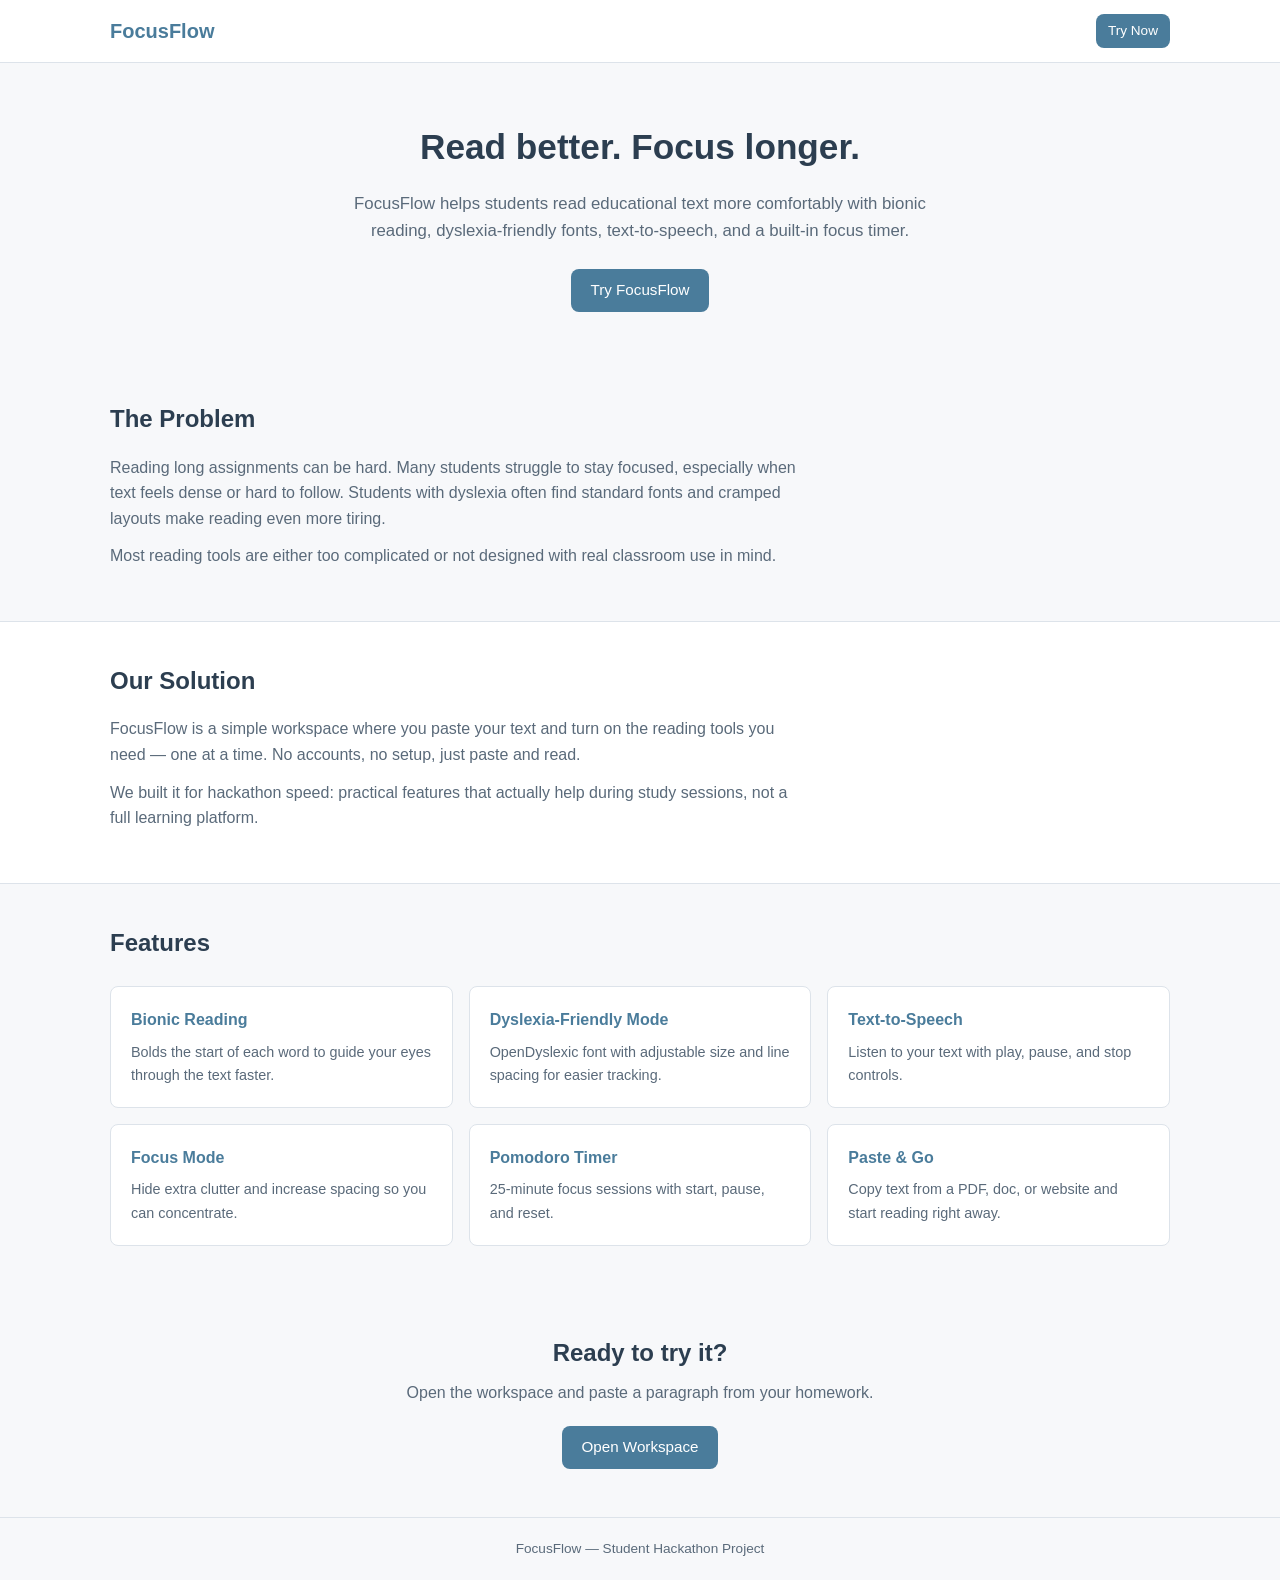
<file: index.html>
<!doctype html>
<html lang="en">
  <head>
    <meta charset="UTF-8" />
    <meta name="viewport" content="width=device-width, initial-scale=1.0" />
    <title>FocusFlow — Read Better, Focus Longer</title>
    <link rel="stylesheet" href="style.css" />
  </head>
  <body class="landing-page">
    <header class="site-header">
      <div class="container header-inner">
        <a href="index.html" class="logo">FocusFlow</a>
        <a href="workspace.html" class="btn btn-primary btn-small">Try Now</a>
      </div>
    </header>

    <main>
      <!-- Hero -->
      <section class="hero">
        <div class="container">
          <h1>Read better. Focus longer.</h1>
          <p class="hero-text">
            FocusFlow helps students read educational text more comfortably with
            bionic reading, dyslexia-friendly fonts, text-to-speech, and a
            built-in focus timer.
          </p>
          <a href="workspace.html" class="btn btn-primary">Try FocusFlow</a>
        </div>
      </section>

      <!-- Problem -->
      <section class="section" id="problem">
        <div class="container">
          <h2>The Problem</h2>
          <p>
            Reading long assignments can be hard. Many students struggle to stay
            focused, especially when text feels dense or hard to follow.
            Students with dyslexia often find standard fonts and cramped layouts
            make reading even more tiring.
          </p>
          <p>
            Most reading tools are either too complicated or not designed with
            real classroom use in mind.
          </p>
        </div>
      </section>

      <!-- Solution -->
      <section class="section section-alt" id="solution">
        <div class="container">
          <h2>Our Solution</h2>
          <p>
            FocusFlow is a simple workspace where you paste your text and turn
            on the reading tools you need — one at a time. No accounts, no
            setup, just paste and read.
          </p>
          <p>
            We built it for hackathon speed: practical features that actually
            help during study sessions, not a full learning platform.
          </p>
        </div>
      </section>

      <!-- Features -->
      <section class="section" id="features">
        <div class="container">
          <h2>Features</h2>
          <div class="feature-grid">
            <div class="feature-card">
              <h3>Bionic Reading</h3>
              <p>
                Bolds the start of each word to guide your eyes through the text
                faster.
              </p>
            </div>
            <div class="feature-card">
              <h3>Dyslexia-Friendly Mode</h3>
              <p>
                OpenDyslexic font with adjustable size and line spacing for
                easier tracking.
              </p>
            </div>
            <div class="feature-card">
              <h3>Text-to-Speech</h3>
              <p>Listen to your text with play, pause, and stop controls.</p>
            </div>
            <div class="feature-card">
              <h3>Focus Mode</h3>
              <p>
                Hide extra clutter and increase spacing so you can concentrate.
              </p>
            </div>
            <div class="feature-card">
              <h3>Pomodoro Timer</h3>
              <p>25-minute focus sessions with start, pause, and reset.</p>
            </div>
            <div class="feature-card">
              <h3>Paste &amp; Go</h3>
              <p>
                Copy text from a PDF, doc, or website and start reading right
                away.
              </p>
            </div>
          </div>
        </div>
      </section>

      <!-- CTA -->
      <section class="section cta-section">
        <div class="container">
          <h2>Ready to try it?</h2>
          <p>Open the workspace and paste a paragraph from your homework.</p>
          <a href="workspace.html" class="btn btn-primary">Open Workspace</a>
        </div>
      </section>
    </main>

    <footer class="site-footer">
      <div class="container">
        <p>FocusFlow — Student Hackathon Project</p>
      </div>
    </footer>
  </body>
</html>
</file>
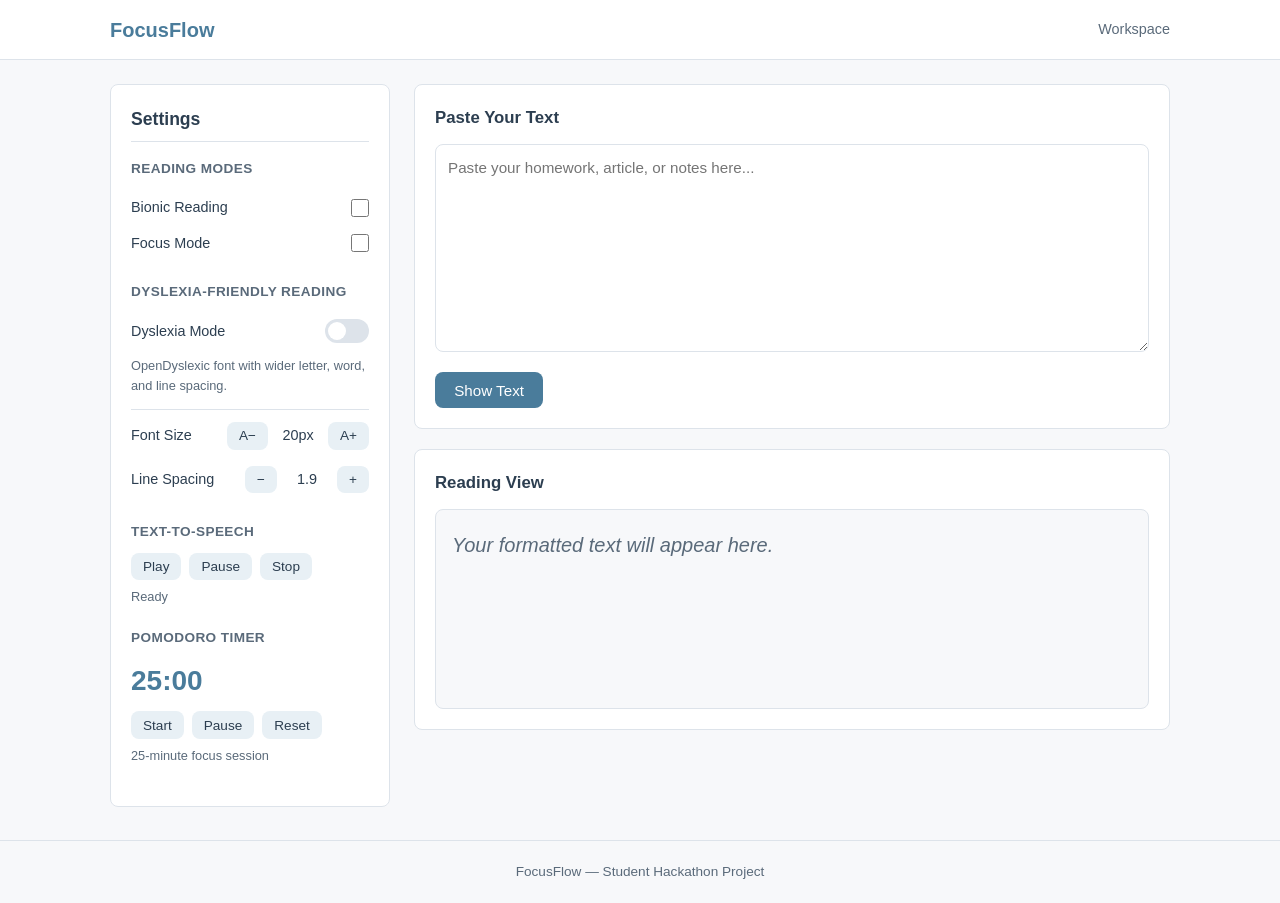
<file: workspace.html>
<!doctype html>
<html lang="en">
  <head>
    <meta charset="UTF-8" />
    <meta name="viewport" content="width=device-width, initial-scale=1.0" />
    <title>Workspace — FocusFlow</title>
    <link rel="stylesheet" href="fonts.css" />
    <link rel="stylesheet" href="style.css" />
    
  </head>
  <body class="workspace-page">
    <header class="site-header">
      <div class="container header-inner">
        <a href="index.html" class="logo">FocusFlow</a>
        <span class="header-label">Workspace</span>
      </div>
    </header>

    <main class="workspace-main container">
      <!-- Settings panel -->
      <aside class="settings-panel" id="settingsPanel">
        <h2>Settings</h2>

        <!-- Reading modes -->
        <div class="setting-group">
          <h3>Reading Modes</h3>

          <label class="toggle-row">
            <span>Bionic Reading</span>
            <input type="checkbox" id="bionicToggle" />
          </label>

          <label class="toggle-row">
            <span>Focus Mode</span>
            <input type="checkbox" id="focusToggle" />
          </label>
        </div>
        

        <!-- Dyslexia-friendly reading -->
        <div class="setting-group dyslexia-settings">
          <h3>Dyslexia-Friendly Reading</h3>

          <label class="toggle-row" for="dyslexiaToggle">
            <span>Dyslexia Mode</span>
            <span class="toggle-switch">
              <input
                type="checkbox"
                id="dyslexiaToggle"
                aria-label="Toggle dyslexia-friendly reading mode"
              />
              <span class="toggle-slider"></span>
            </span>
          </label>

          <p class="hint dyslexia-hint">
            OpenDyslexic font with wider letter, word, and line spacing.
          </p>

          <div class="dyslexia-controls">
            <div class="control-row">
              <span class="control-label">Font Size</span>
              <div class="stepper-controls">
                <button
                  type="button"
                  class="btn btn-small"
                  id="fontDecrease"
                  aria-label="Decrease font size"
                >
                  A−
                </button>
                <span id="fontSizeLabel">20px</span>
                <button
                  type="button"
                  class="btn btn-small"
                  id="fontIncrease"
                  aria-label="Increase font size"
                >
                  A+
                </button>
              </div>
            </div>

            <div class="control-row">
              <span class="control-label">Line Spacing</span>
              <div class="stepper-controls">
                <button
                  type="button"
                  class="btn btn-small"
                  id="lineDecrease"
                  aria-label="Decrease line spacing"
                >
                  −
                </button>
                <span id="lineSpacingLabel">1.9</span>
                <button
                  type="button"
                  class="btn btn-small"
                  id="lineIncrease"
                  aria-label="Increase line spacing"
                >
                  +
                </button>
              </div>
            </div>
          </div>
        </div>

        <!-- Text-to-speech -->
        <div class="setting-group">
          <h3>Text-to-Speech</h3>
          <div class="button-row">
            <button type="button" class="btn btn-small" id="ttsPlay">
              Play
            </button>
            <button type="button" class="btn btn-small" id="ttsPause">
              Pause
            </button>
            <button type="button" class="btn btn-small" id="ttsStop">
              Stop
            </button>
          </div>
          <p class="hint" id="ttsStatus">Ready</p>
        </div>

        <!-- Pomodoro timer -->
        <div class="setting-group">
          <h3>Pomodoro Timer</h3>
          <p class="timer-display" id="timerDisplay">25:00</p>
          <div class="button-row">
            <button type="button" class="btn btn-small" id="timerStart">
              Start
            </button>
            <button type="button" class="btn btn-small" id="timerPause">
              Pause
            </button>
            <button type="button" class="btn btn-small" id="timerReset">
              Reset
            </button>
          </div>
          <p class="hint">25-minute focus session</p>
        </div>
      </aside>

      <!-- Main content area -->
      <div class="workspace-content">
        <!-- Text input -->
        <section class="panel input-panel">
          <label for="textInput">
            <h2>Paste Your Text</h2>
          </label>
          <textarea
            id="textInput"
            placeholder="Paste your homework, article, or notes here..."
            rows="8"
          ></textarea>
          <button type="button" class="btn btn-primary" id="applyText">
            Show Text
          </button>
        </section>

        <!-- Reading output -->
        <section class="panel output-panel">
          <h2>Reading View</h2>
          <div id="readingOutput" class="reading-output" aria-live="polite">
            <p class="placeholder-text">
              Your formatted text will appear here.
            </p>
          </div>
        </section>
      </div>
    </main>

    <footer class="site-footer workspace-footer">
      <div class="container">
        <p>FocusFlow — Student Hackathon Project</p>
      </div>
    </footer>

    <script src="workspace.js"></script>
  </body>
</html>
</file>
<file: style.css>
*,
*::before,
*::after {
  box-sizing: border-box;
  margin: 0;
  padding: 0;
}

:root {
  --color-bg: #f7f8fa;
  --color-surface: #ffffff;
  --color-text: #2c3e50;
  --color-text-light: #5a6a7a;
  --color-primary: #4a7c9b;
  --color-primary-dark: #3a6580;
  --color-border: #dde3ea;
  --color-accent: #e8f0f5;
  --font-main: "Segoe UI", Tahoma, Geneva, Verdana, sans-serif;
  --font-dyslexic: "OpenDyslexic", "Segoe UI", sans-serif;
  --reading-font-size: 18px;
  --reading-line-height: 1.8;
  --dyslexia-letter-spacing: 0.06em;
  --dyslexia-word-spacing: 0.15em;
  --radius: 8px;
  --spacing: 1rem;
}

body {
  font-family: var(--font-main);
  color: var(--color-text);
  background-color: var(--color-bg);
  line-height: 1.6;
}

.container {
  max-width: 1100px;
  margin: 0 auto;
  padding: 0 1.25rem;
}

a {
  color: var(--color-primary);
  text-decoration: none;
}

a:hover {
  text-decoration: underline;
}

/* ===== Header ===== */
.site-header {
  background: var(--color-surface);
  border-bottom: 1px solid var(--color-border);
  padding: 0.85rem 0;
}

.header-inner {
  display: flex;
  align-items: center;
  justify-content: space-between;
}

.logo {
  font-size: 1.25rem;
  font-weight: 700;
  color: var(--color-primary);
  text-decoration: none;
}

.logo:hover {
  text-decoration: none;
}

.header-label {
  color: var(--color-text-light);
  font-size: 0.9rem;
}

/* ===== Buttons ===== */
.btn {
  display: inline-block;
  padding: 0.6rem 1.2rem;
  border: none;
  border-radius: var(--radius);
  font-size: 0.95rem;
  font-family: inherit;
  cursor: pointer;
  background: var(--color-accent);
  color: var(--color-text);
  transition: background 0.15s;
}

.btn:hover {
  background: var(--color-border);
}

.btn-primary {
  background: var(--color-primary);
  color: #fff;
}

.btn-primary:hover {
  background: var(--color-primary-dark);
}

.btn-small {
  padding: 0.4rem 0.75rem;
  font-size: 0.85rem;
}

/* ===== Landing Page ===== */
.hero {
  padding: 3.5rem 0 3rem;
  text-align: center;
}

.hero h1 {
  font-size: 2.2rem;
  margin-bottom: 1rem;
  color: var(--color-text);
}

.hero-text {
  max-width: 600px;
  margin: 0 auto 1.5rem;
  color: var(--color-text-light);
  font-size: 1.05rem;
}

.section {
  padding: 2.5rem 0;
}

.section-alt {
  background: var(--color-surface);
  border-top: 1px solid var(--color-border);
  border-bottom: 1px solid var(--color-border);
}

.section h2 {
  font-size: 1.5rem;
  margin-bottom: 1rem;
}

.section p {
  color: var(--color-text-light);
  margin-bottom: 0.75rem;
  max-width: 700px;
}

.feature-grid {
  display: grid;
  grid-template-columns: repeat(auto-fill, minmax(260px, 1fr));
  gap: 1rem;
  margin-top: 1.5rem;
}

.feature-card {
  background: var(--color-surface);
  border: 1px solid var(--color-border);
  border-radius: var(--radius);
  padding: 1.25rem;
}

.feature-card h3 {
  font-size: 1rem;
  margin-bottom: 0.5rem;
  color: var(--color-primary);
}

.feature-card p {
  font-size: 0.9rem;
  margin-bottom: 0;
}

.cta-section {
  text-align: center;
  padding: 3rem 0;
}

.cta-section h2 {
  margin-bottom: 0.5rem;
}

.cta-section p {
  margin: 0 auto 1.25rem;
}

/* ===== Footer ===== */
.site-footer {
  border-top: 1px solid var(--color-border);
  padding: 1.25rem 0;
  text-align: center;
  color: var(--color-text-light);
  font-size: 0.85rem;
}

/* ===== Workspace Layout ===== */
.workspace-main {
  display: grid;
  grid-template-columns: 280px 1fr;
  gap: 1.5rem;
  padding-top: 1.5rem;
  padding-bottom: 2rem;
  min-height: calc(100vh - 120px);
}

.workspace-content {
  display: flex;
  flex-direction: column;
  gap: 1.25rem;
}

/* Settings panel */
.settings-panel {
  background: var(--color-surface);
  border: 1px solid var(--color-border);
  border-radius: var(--radius);
  padding: 1.25rem;
  height: fit-content;
  position: sticky;
  top: 1rem;
}

.settings-panel h2 {
  font-size: 1.1rem;
  margin-bottom: 1rem;
  padding-bottom: 0.5rem;
  border-bottom: 1px solid var(--color-border);
}

.setting-group {
  margin-bottom: 1.25rem;
}

.setting-group h3 {
  font-size: 0.85rem;
  text-transform: uppercase;
  letter-spacing: 0.03em;
  color: var(--color-text-light);
  margin-bottom: 0.6rem;
}

.toggle-row {
  display: flex;
  align-items: center;
  justify-content: space-between;
  padding: 0.4rem 0;
  font-size: 0.9rem;
  cursor: pointer;
}

.toggle-row input[type="checkbox"] {
  width: 18px;
  height: 18px;
  cursor: pointer;
}

/* Simple toggle switch for dyslexia mode */
.toggle-switch {
  position: relative;
  display: inline-block;
  width: 44px;
  height: 24px;
  flex-shrink: 0;
}

.toggle-switch input {
  opacity: 0;
  width: 0;
  height: 0;
  position: absolute;
}

.toggle-slider {
  position: absolute;
  inset: 0;
  background: var(--color-border);
  border-radius: 24px;
  cursor: pointer;
  transition: background 0.15s;
}

.toggle-slider::before {
  content: "";
  position: absolute;
  width: 18px;
  height: 18px;
  left: 3px;
  top: 3px;
  background: #fff;
  border-radius: 50%;
  transition: transform 0.15s;
}

.toggle-switch input:checked + .toggle-slider {
  background: var(--color-primary);
}

.toggle-switch input:focus-visible + .toggle-slider {
  outline: 2px solid var(--color-primary);
  outline-offset: 2px;
}

.toggle-switch input:checked + .toggle-slider::before {
  transform: translateX(20px);
}

.dyslexia-hint {
  margin-top: 0.35rem;
  margin-bottom: 0.75rem;
}

.dyslexia-controls {
  padding-top: 0.25rem;
  border-top: 1px solid var(--color-border);
}

.control-row {
  display: flex;
  align-items: center;
  justify-content: space-between;
  gap: 0.5rem;
  padding: 0.5rem 0;
}

.control-label {
  font-size: 0.9rem;
}

.stepper-controls {
  display: flex;
  align-items: center;
  gap: 0.5rem;
}

.stepper-controls span {
  font-size: 0.9rem;
  min-width: 44px;
  text-align: center;
  font-variant-numeric: tabular-nums;
}

.font-size-controls {
  display: flex;
  align-items: center;
  gap: 0.75rem;
}

.font-size-controls span {
  font-size: 0.9rem;
  min-width: 40px;
  text-align: center;
}

.button-row {
  display: flex;
  gap: 0.5rem;
  flex-wrap: wrap;
}

.hint {
  font-size: 0.8rem;
  color: var(--color-text-light);
  margin-top: 0.4rem;
}

.timer-display {
  font-size: 1.75rem;
  font-weight: 700;
  font-variant-numeric: tabular-nums;
  color: var(--color-primary);
  margin-bottom: 0.5rem;
}

/* Panels */
.panel {
  background: var(--color-surface);
  border: 1px solid var(--color-border);
  border-radius: var(--radius);
  padding: 1.25rem;
}

.panel h2 {
  font-size: 1.05rem;
  margin-bottom: 0.75rem;
}

.input-panel textarea {
  width: 100%;
  padding: 0.75rem;
  border: 1px solid var(--color-border);
  border-radius: var(--radius);
  font-family: inherit;
  font-size: 0.95rem;
  line-height: 1.5;
  resize: vertical;
  margin-bottom: 0.75rem;
}

.input-panel textarea:focus {
  outline: 2px solid var(--color-primary);
  outline-offset: 1px;
}

/* Reading output area */
.reading-output {
  min-height: 200px;
  padding: 1rem;
  border: 1px solid var(--color-border);
  border-radius: var(--radius);
  background: var(--color-bg);
  font-size: var(--reading-font-size, 18px);
  line-height: var(--reading-line-height, 1.8);
  font-family: var(--font-main);
  color: var(--color-text);
  text-align: left;
  overflow-wrap: break-word;
}

.reading-output .placeholder-text {
  color: var(--color-text-light);
  font-style: italic;
}

.reading-output .reading-paragraph {
  margin-bottom: 1.1em;
}

.reading-output .reading-paragraph:last-child {
  margin-bottom: 0;
}

/* Bionic reading — bold first part of words */
.reading-output .bionic-bold {
  font-weight: 700;
}

.reading-output .bionic-normal {
  font-weight: 400;
}

/*
  Dyslexia-friendly reading mode
  - OpenDyslexic: bottom-weighted, rounded letters (b/d, p/q, n/u stay distinct)
  - Wider tracking so eyes move line-by-line more easily
  - Soft background and strong contrast for long sessions
*/
.reading-output.dyslexia-mode {
  font-family: var(--font-dyslexic);
  font-weight: 400;
  font-size: var(--reading-font-size, 20px);
  line-height: var(--reading-line-height, 1.9);
  letter-spacing: var(--dyslexia-letter-spacing, 0.06em);
  word-spacing: var(--dyslexia-word-spacing, 0.15em);
  color: #1a2d3d;
  background-color: #faf8f5;
  padding: 1.5rem 1.75rem;
  max-width: 68ch;
  border-color: #e5e0d8;
  -webkit-font-smoothing: antialiased;
  text-rendering: optimizeLegibility;
  font-variant-ligatures: none;
  hyphens: none;
}

.reading-output.dyslexia-mode .reading-paragraph {
  margin-bottom: 1.35em;
}

/* Use OpenDyslexic Bold for bionic emphasis — no thin decorative strokes */
.reading-output.dyslexia-mode .bionic-bold {
  font-weight: 700;
}

.reading-output.dyslexia-mode .bionic-normal {
  font-weight: 400;
}

/* Focus mode — applied to whole workspace */
body.focus-mode .settings-panel {
  /* Keep settings visible but simpler */
  opacity: 0.95;
}

body.focus-mode .input-panel {
  display: none;
}

body.focus-mode .workspace-footer {
  display: none;
}

body.focus-mode .reading-output {
  font-size: calc(var(--reading-font-size, 18px) + 2px);
  padding: 2rem;
  max-width: 700px;
  margin: 0 auto;
}

body.focus-mode .reading-output.dyslexia-mode {
  line-height: calc(var(--reading-line-height, 1.9) + 0.1);
  padding: 2.25rem 2rem;
  max-width: 68ch;
}

body.focus-mode .output-panel {
  border: none;
  background: transparent;
  box-shadow: none;
}

body.focus-mode .output-panel h2 {
  text-align: center;
  color: var(--color-text-light);
  font-weight: 400;
}

body.focus-mode .workspace-content {
  justify-content: center;
}

/* ===== Responsive ===== */
@media (max-width: 768px) {
  .workspace-main {
    grid-template-columns: 1fr;
  }

  .settings-panel {
    position: static;
  }

  .reading-output.dyslexia-mode {
    padding: 1.25rem 1.1rem;
    letter-spacing: 0.05em;
    word-spacing: 0.12em;
  }

  .hero h1 {
    font-size: 1.75rem;
  }
}
</file>
<file: fonts.css>
/* OpenDyslexic Font */

@font-face {
  font-family: "OpenDyslexic";
  font-style: normal;
  font-weight: 400;
  font-display: swap;
  src: url("https://cdn.jsdelivr.net/npm/@fontsource/opendyslexic@5.0.0/files/opendyslexic-latin-400-normal.woff2")
    format("woff2");
}

@font-face {
  font-family: "OpenDyslexic";
  font-style: normal;
  font-weight: 700;
  font-display: swap;
  src: url("https://cdn.jsdelivr.net/npm/@fontsource/opendyslexic@5.0.0/files/opendyslexic-latin-700-normal.woff2")
    format("woff2");
}

/* Dyslexia Reading Mode */

.dyslexia-mode {
  font-family: "OpenDyslexic", Arial, sans-serif;
  font-size: 1.25rem;
  line-height: 2;
  letter-spacing: 0.06em;
  word-spacing: 0.15em;
  max-width: 65ch;
  color: #222;
}

/* Optional: Improve readability further */

.dyslexia-mode p {
  margin-bottom: 1.5rem;
}

.dyslexia-mode h1,
.dyslexia-mode h2,
.dyslexia-mode h3 {
  font-family: "OpenDyslexic", Arial, sans-serif;
  line-height: 1.6;
}
</file>
